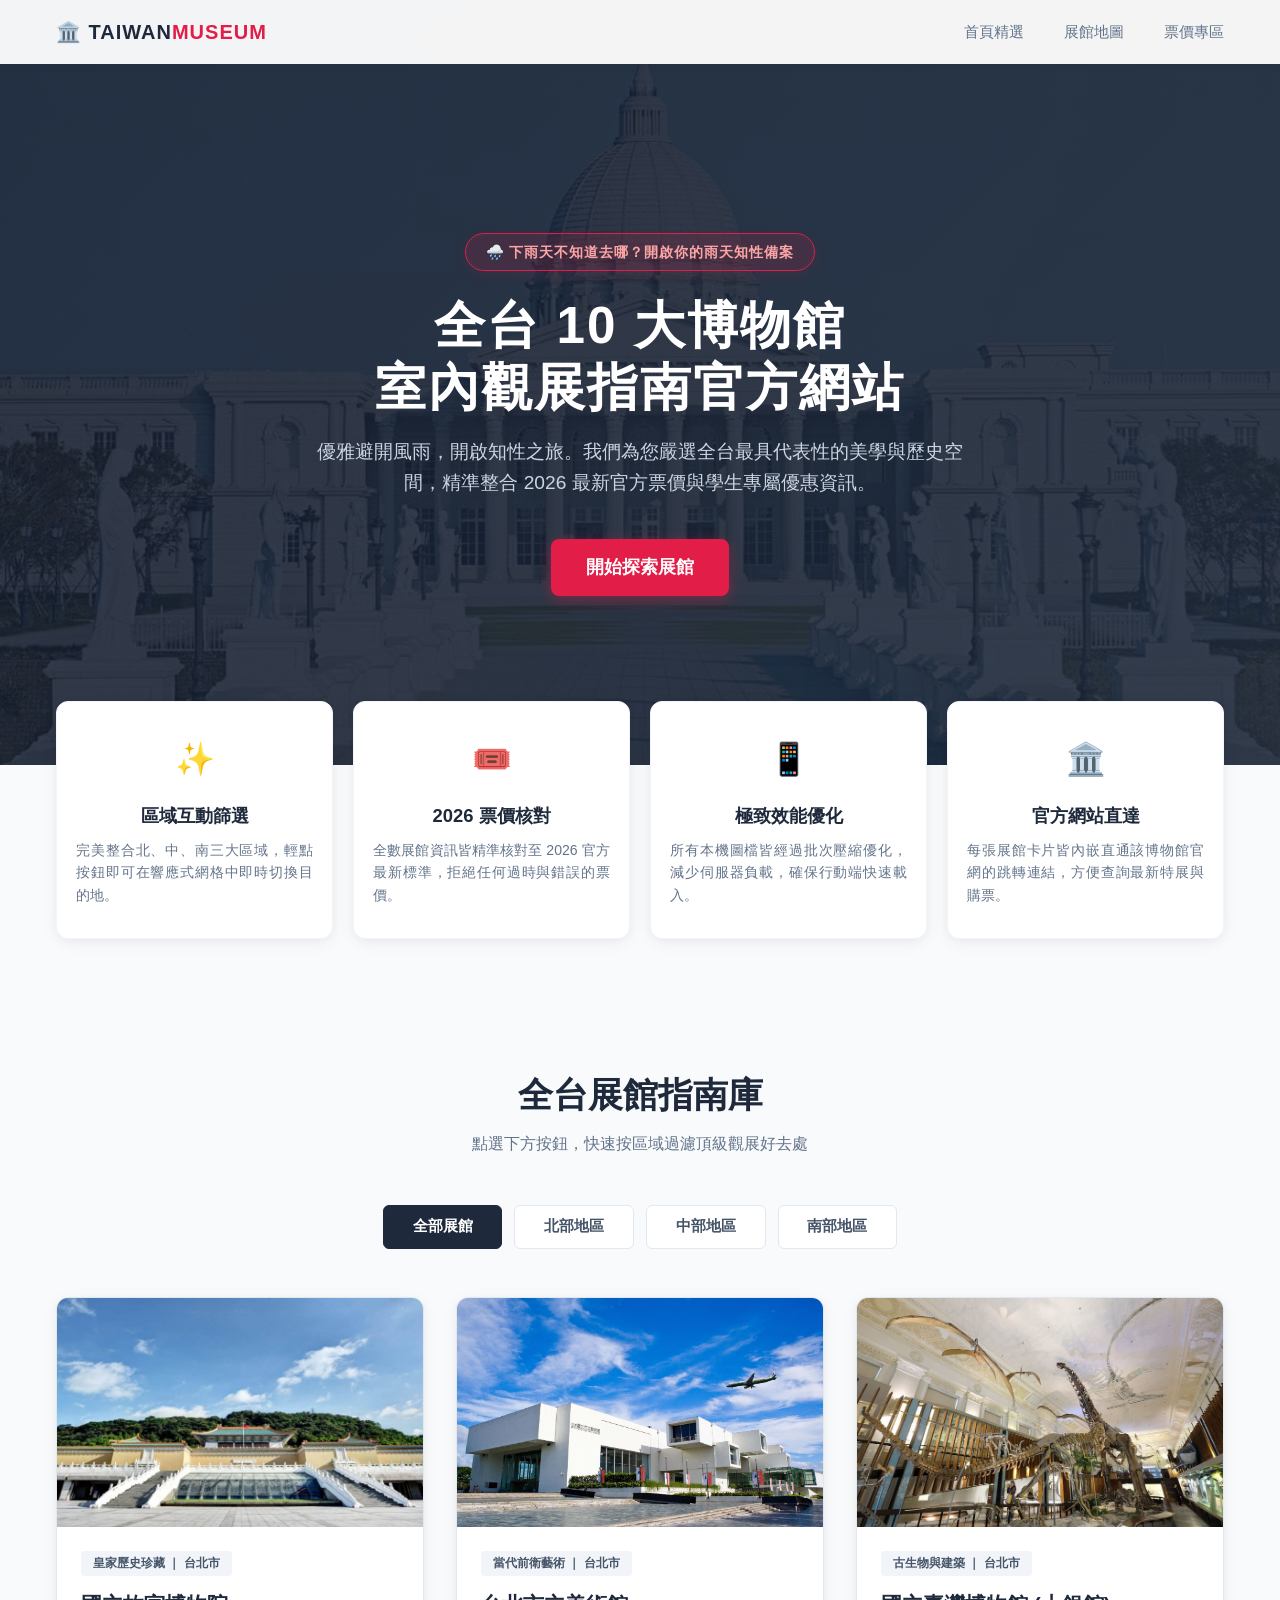
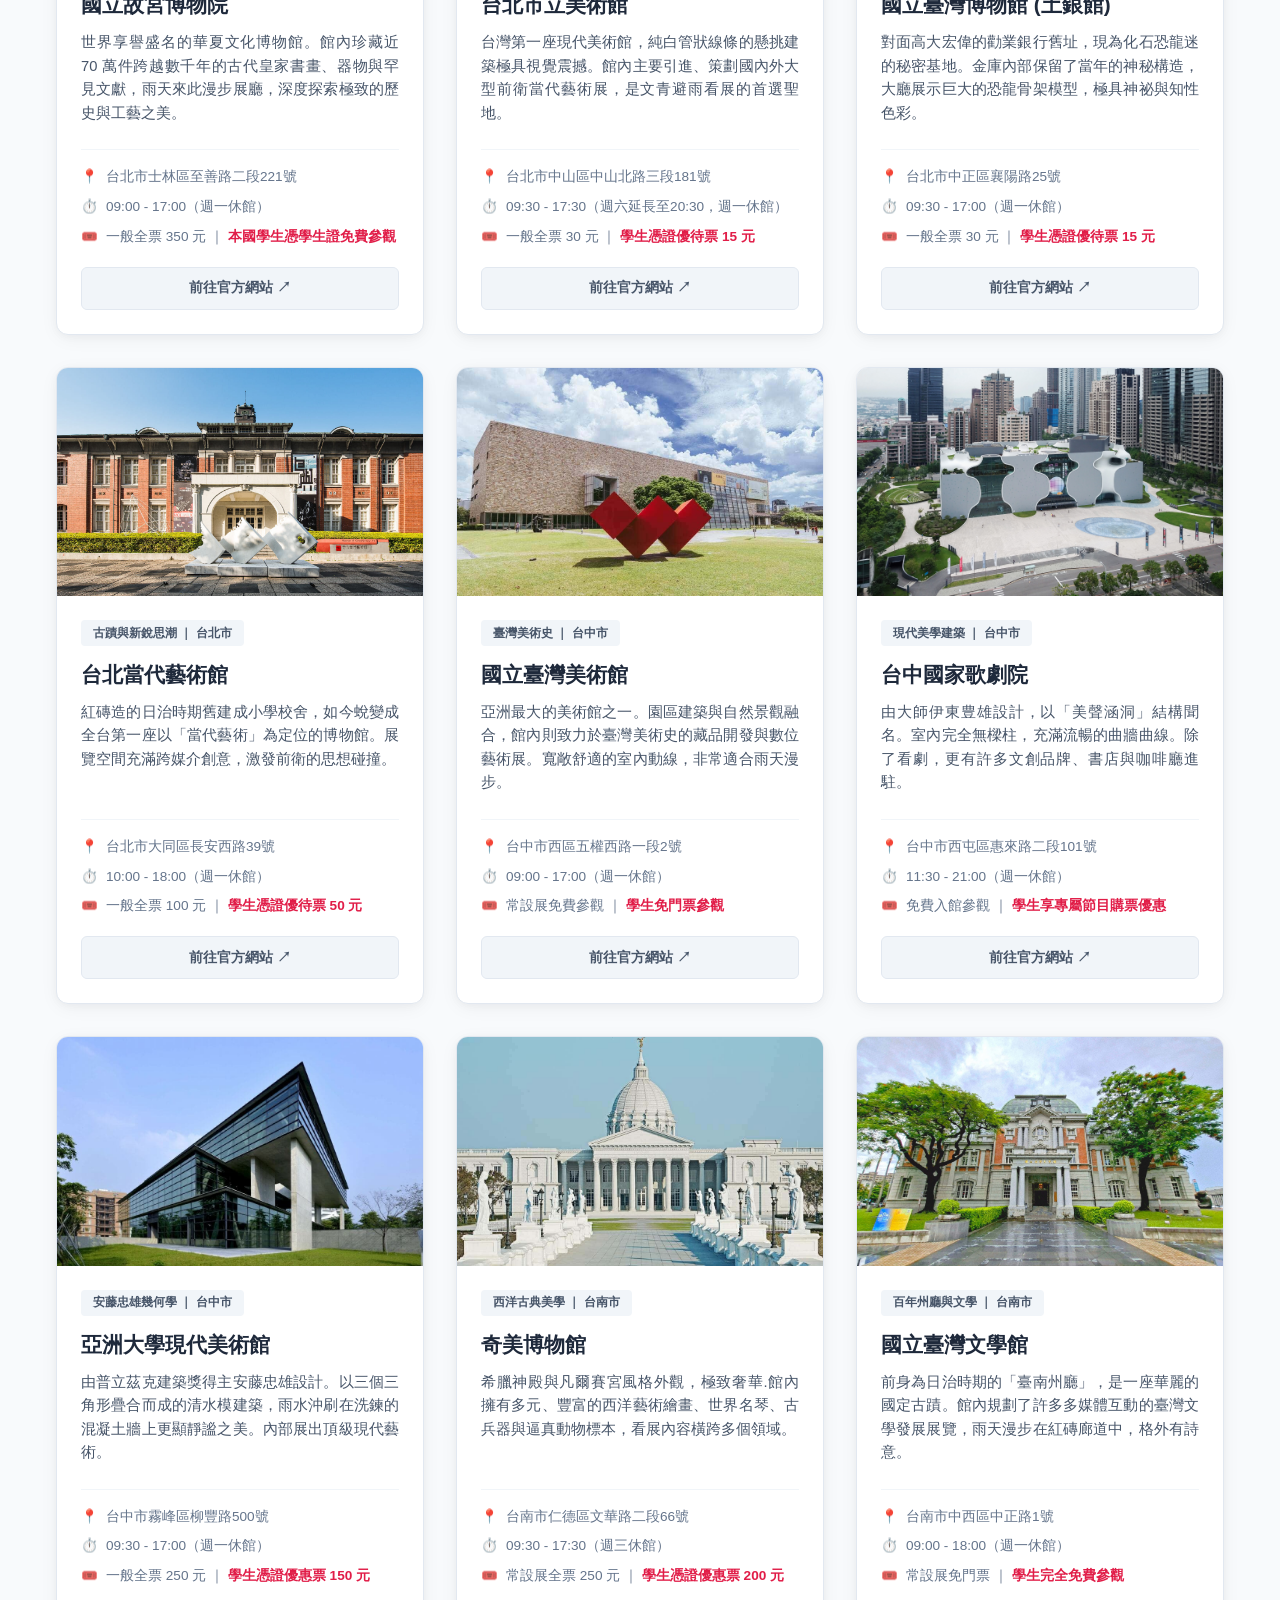
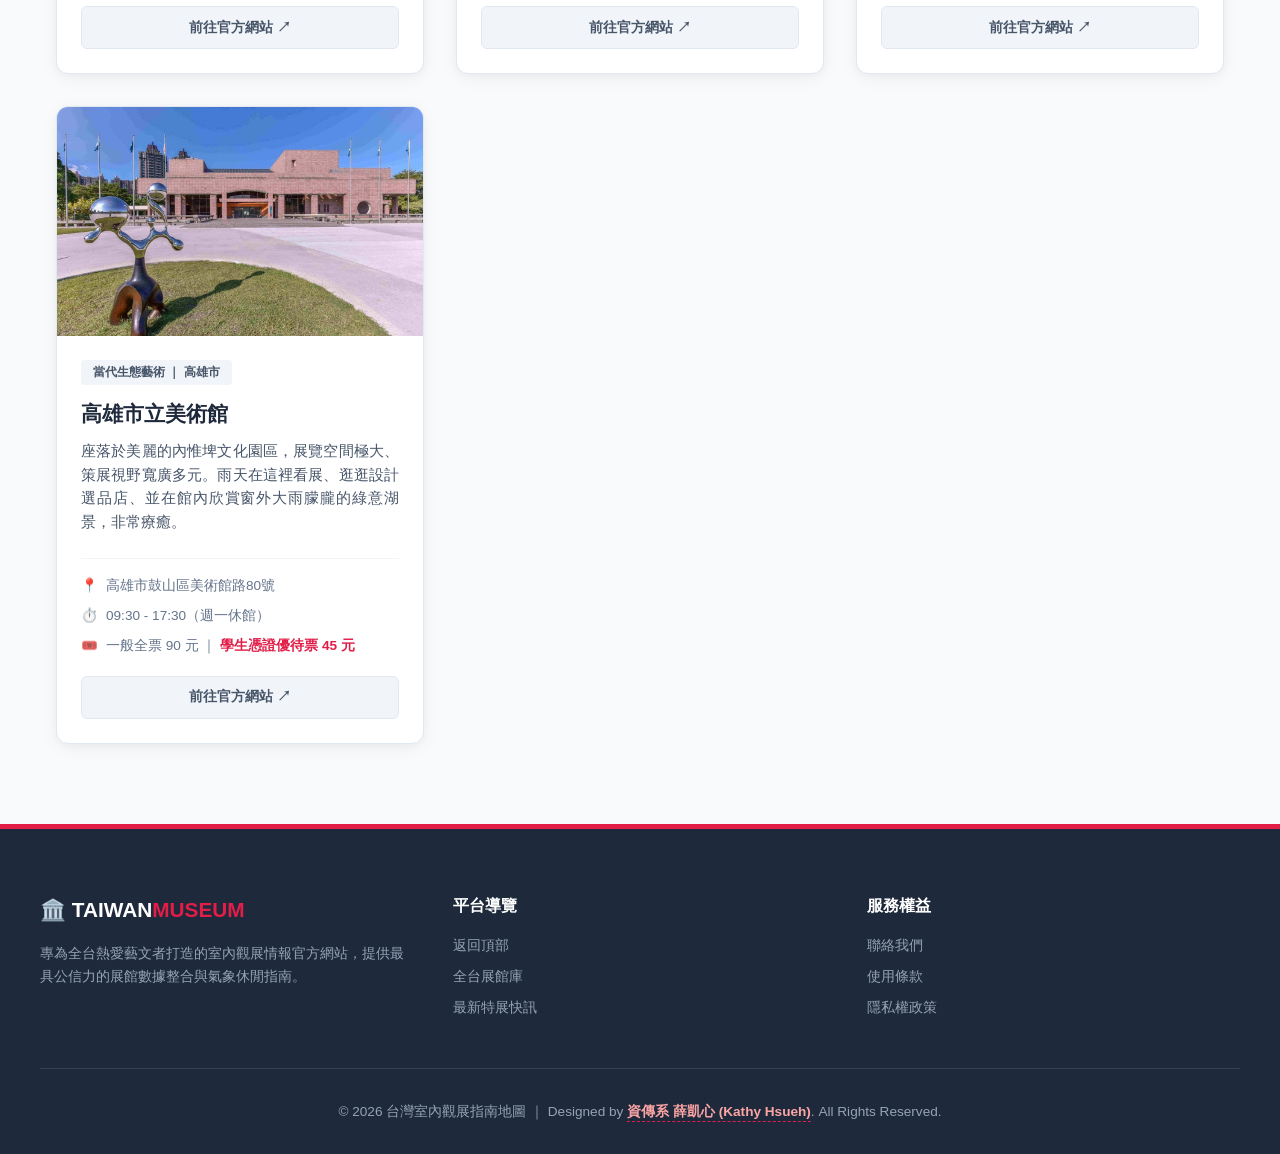
<file: rainy-day/index.html>
<!DOCTYPE html>
<html lang="zh-TW">
<head>
    <meta charset="UTF-8">
    <meta name="viewport" content="width=device-width, initial-scale=1.0">
    <title>全台觀展指南｜10大博物館室內景點庫</title>
    <style>
        /* --- 官網級視覺變數 --- */
        :root {
            --primary: #1e293b;       /* 質感深藍 */
            --accent: #e11d48;        /* 時尚美學紅 */
            --accent-hover: #be123c;
            --bg-light: #f8fafc;      /* 舒服的背景灰 */
            --card-shadow: 0 4px 20px -2px rgba(15, 23, 42, 0.06), 0 2px 10px -1px rgba(15, 23, 42, 0.04);
            --nav-bg: rgba(255, 255, 255, 0.95);
        }

        * {
            margin: 0;
            padding: 0;
            box-sizing: border-box;
            font-family: 'PingFang TC', 'Heiti TC', 'Microsoft JhengHei', sans-serif;
        }

        html {
            scroll-behavior: smooth;
        }

        body {
            background-color: var(--bg-light);
            color: #334155;
            line-height: 1.6;
        }

        /* --- 1. 頂部導覽列 (Navbar) --- */
        .navbar {
            position: fixed;
            top: 0;
            left: 0;
            width: 100%;
            background-color: var(--nav-bg);
            box-shadow: 0 1px 10px rgba(0,0,0,0.05);
            z-index: 1000;
            backdrop-filter: blur(8px);
        }

        .nav-container {
            max-width: 1200px;
            margin: 0 auto;
            padding: 1rem;
            display: flex;
            justify-content: space-between;
            align-items: center;
        }

        .nav-logo {
            font-size: 1.25rem;
            font-weight: 800;
            color: var(--primary);
            text-decoration: none;
            letter-spacing: 1px;
        }

        .nav-logo span {
            color: var(--accent);
        }

        .nav-links {
            display: flex;
            list-style: none;
            gap: 2.5rem;
        }

        .nav-links a {
            text-decoration: none;
            color: #64748b;
            font-weight: 500;
            transition: color 0.3s;
            font-size: 0.95rem;
        }

        .nav-links a:hover {
            color: var(--accent);
        }

        /* --- 2. 官網大氣首頁 Banner (Hero Section) --- */
        .hero {
            min-height: 85vh;
            background: linear-gradient(135deg, rgba(15, 23, 42, 0.85), rgba(30, 41, 59, 0.9)), 
                        url('./images/chimei.jpg') center/cover no-repeat;
            display: flex;
            flex-direction: column;
            justify-content: center;
            align-items: center;
            text-align: center;
            padding: 6rem 2rem 2rem 2rem;
            color: white;
        }

        .profile-tag {
            background: rgba(225, 29, 72, 0.15);
            border: 1px solid var(--accent);
            color: #fca5a5;
            padding: 0.4rem 1.2rem;
            border-radius: 20px;
            font-size: 0.9rem;
            font-weight: 600;
            margin-bottom: 1.5rem;
            letter-spacing: 1px;
            box-shadow: 0 4px 12px rgba(225, 29, 72, 0.1);
        }

        .hero h1 {
            font-size: 3.2rem;
            font-weight: 800;
            margin-bottom: 1.2rem;
            letter-spacing: 2px;
            line-height: 1.2;
        }

        .hero p {
            font-size: 1.2rem;
            max-width: 650px;
            color: #cbd5e1;
            margin-bottom: 2.5rem;
        }

        .hero-btn {
            background-color: var(--accent);
            color: white;
            text-decoration: none;
            padding: 0.9rem 2.2rem;
            font-size: 1.1rem;
            font-weight: 600;
            border-radius: 8px;
            box-shadow: 0 4px 14px rgba(225, 29, 72, 0.4);
            transition: all 0.3s;
        }

        .hero-btn:hover {
            background-color: var(--accent-hover);
            transform: translateY(-2px);
            box-shadow: 0 6px 20px rgba(225, 29, 72, 0.5);
        }

        /* --- 3. 特色介紹區 (Features) --- */
        .features {
            max-width: 1200px;
            margin: -4rem auto 4rem auto;
            padding: 0 1rem;
            display: grid;
            grid-template-columns: repeat(4, 1fr);
            gap: 1.25rem;
            position: relative;
            z-index: 10;
        }

        .feature-card {
            background: white;
            padding: 2rem 1.2rem;
            border-radius: 12px;
            box-shadow: var(--card-shadow);
            border: 1px solid #f1f5f9;
            text-align: center;
        }

        .feature-icon {
            font-size: 2rem;
            margin-bottom: 1rem;
            display: inline-block;
        }

        .feature-card h3 {
            font-size: 1.15rem;
            color: var(--primary);
            margin-bottom: 0.5rem;
        }

        .feature-card p {
            font-size: 0.88rem;
            color: #64748b;
            text-align: justify;
        }

        /* --- 4. 主體：互動探索區 --- */
        .main-section {
            max-width: 1200px;
            margin: 0 auto 5rem auto;
            padding: 4rem 1rem 0 1rem;
        }

        .section-header {
            text-align: center;
            margin-bottom: 3rem;
        }

        .section-header h2 {
            font-size: 2.2rem;
            color: var(--primary);
            font-weight: 800;
            margin-bottom: 0.5rem;
        }

        .section-header p {
            color: #64748b;
            font-size: 1rem;
        }

        /* 篩選按鈕列 */
        .filter-bar {
            display: flex;
            justify-content: center;
            flex-wrap: wrap;
            gap: 12px;
            margin-bottom: 3rem;
        }

        .filter-btn {
            background: white;
            border: 1px solid #e2e8f0;
            color: #475569;
            padding: 0.65rem 1.8rem;
            font-size: 0.95rem;
            font-weight: 600;
            border-radius: 6px;
            cursor: pointer;
            transition: all 0.2s;
        }

        .filter-btn:hover {
            border-color: var(--accent);
            color: var(--accent);
        }

        .filter-btn.active {
            background-color: var(--primary);
            border-color: var(--primary);
            color: white;
        }

        /* 網格與卡片設計 */
        .grid-container {
            display: grid;
            grid-template-columns: repeat(auto-fill, minmax(340px, 1fr));
            gap: 2rem;
        }

        .spot-card {
            background: white;
            border-radius: 12px;
            overflow: hidden;
            box-shadow: var(--card-shadow);
            border: 1px solid #e2e8f0;
            display: flex;
            flex-direction: column;
            transition: transform 0.3s, box-shadow 0.3s;
        }

        .spot-card:hover {
            transform: translateY(-6px);
            box-shadow: 0 12px 30px -4px rgba(15, 23, 42, 0.12);
        }

        /* 📸 修正圖片橫向放大變形的 CSS 核心 */
        .spot-img {
            width: 100%;
            aspect-ratio: 16 / 10;        /* 強制維持 16:10 完美比例 */
            background-size: cover;
            background-position: center;
            background-repeat: no-repeat;
            image-rendering: -webkit-optimize-contrast; /* 防止縮放時圖片模糊 */
        }

        .spot-content {
            padding: 1.5rem;
            display: flex;
            flex-direction: column;
            flex-grow: 1;
        }

        .spot-tag {
            align-self: flex-start;
            background-color: #f1f5f9;
            color: #475569;
            padding: 0.2rem 0.75rem;
            font-size: 0.75rem;
            font-weight: 700;
            border-radius: 4px;
            margin-bottom: 0.75rem;
        }

        .spot-title {
            font-size: 1.3rem;
            font-weight: 700;
            color: var(--primary);
            margin-bottom: 0.6rem;
        }

        .spot-desc {
            font-size: 0.92rem;
            color: #475569;
            margin-bottom: 1.5rem;
            flex-grow: 1;
            text-align: justify;
        }

        .spot-details {
            border-top: 1px solid #f1f5f9;
            padding-top: 1rem;
            font-size: 0.85rem;
            color: #64748b;
            display: flex;
            flex-direction: column;
            gap: 8px;
            margin-bottom: 1.2rem;
        }

        .spot-details div {
            display: flex;
            align-items: flex-start;
            gap: 8px;
        }

        .discount-highlight {
            color: var(--accent);
            font-weight: 600;
        }

        .link-btn {
            display: inline-flex;
            align-items: center;
            justify-content: center;
            text-decoration: none;
            background-color: #f1f5f9;
            color: #475569;
            font-size: 0.85rem;
            font-weight: 600;
            padding: 0.6rem 1rem;
            border-radius: 6px;
            transition: all 0.2s;
            border: 1px solid #e2e8f0;
            gap: 4px;
        }

        .link-btn:hover {
            background-color: var(--primary);
            border-color: var(--primary);
            color: white;
        }

        /* --- 5. 頁尾 (Footer) --- */
        footer {
            background-color: var(--primary);
            color: #94a3b8;
            padding: 4rem 2rem 2rem 2rem;
            font-size: 0.9rem;
            border-top: 5px solid var(--accent);
        }

        .footer-container {
            max-width: 1200px;
            margin: 0 auto;
            display: grid;
            grid-template-columns: repeat(auto-fit, minmax(250px, 1fr));
            gap: 2.5rem;
            margin-bottom: 3rem;
        }

        .footer-brand {
            grid-column: span 1;
        }

        .footer-brand h3 {
            color: white;
            font-size: 1.3rem;
            margin-bottom: 1rem;
        }

        .footer-brand h3 span {
            color: var(--accent);
        }

        .footer-links h4 {
            color: white;
            margin-bottom: 1rem;
            font-size: 1rem;
        }

        .footer-links ul {
            list-style: none;
            display: flex;
            flex-direction: column;
            gap: 8px;
        }

        .footer-links a {
            color: #94a3b8;
            text-decoration: none;
            transition: color 0.2s;
        }

        .footer-links a:hover {
            color: white;
        }

        /* 🔗 底部 GitHub 跳轉連結樣式 */
        .footer-bottom {
            max-width: 1200px;
            margin: 0 auto;
            padding-top: 2rem;
            border-top: 1px solid #334155;
            text-align: center;
            font-size: 0.85rem;
        }

        .github-link {
            color: #fca5a5;
            text-decoration: none;
            font-weight: 600;
            border-bottom: 1px dashed var(--accent);
            padding-bottom: 2px;
            transition: all 0.2s;
        }

        .github-link:hover {
            color: white;
            border-bottom-style: solid;
            background-color: rgba(225, 29, 72, 0.2);
            border-radius: 4px;
            padding: 2px 6px;
        }

        /* 斷點優化 */
        @media (max-width: 1024px) {
            .features { grid-template-columns: repeat(2, 1fr); margin-top: -2rem; }
        }
        @media (max-width: 768px) {
            .hero h1 { font-size: 2.2rem; }
            .nav-links { display: none; }
            .features { grid-template-columns: 1fr; }
        }
    </style>
</head>
<body>

    <!-- 🌐 1. 導覽列 -->
    <nav class="navbar">
        <div class="nav-container">
            <a href="#" class="nav-logo">🏛️ TAIWAN<span>MUSEUM</span></a>
            <ul class="nav-links">
                <li><a href="#">首頁精選</a></li>
                <li><a href="#explore">展館地圖</a></li>
                <li><a href="#explore">票價專區</a></li>
            </ul>
        </div>
    </nav>

    <!-- 🌟 2. 官網大氣首頁 Hero Section -->
    <header class="hero">
        <div class="profile-tag">🌧️ 下雨天不知道去哪？開啟你的雨天知性備案</div>
        <h1>全台 10 大博物館<br>室內觀展指南官方網站</h1>
        <p>優雅避開風雨，開啟知性之旅。我們為您嚴選全台最具代表性的美學與歷史空間，精準整合 2026 最新官方票價與學生專屬優惠資訊。</p>
        <a href="#explore" class="hero-btn">開始探索展館</a>
    </header>

    <!-- 🛠️ 3. 官網特色介紹區 (Features) -->
    <section class="features">
        <div class="feature-card">
            <span class="feature-icon">✨</span>
            <h3>區域互動篩選</h3>
            <p>完美整合北、中、南三大區域，輕點按鈕即可在響應式網格中即時切換目的地。</p>
        </div>
        <div class="feature-card">
            <span class="feature-icon">🎟️</span>
            <h3>2026 票價核對</h3>
            <p>全數展館資訊皆精準核對至 2026 官方最新標準，拒絕任何過時與錯誤的票價。</p>
        </div>
        <div class="feature-card">
            <span class="feature-icon">📱</span>
            <h3>極致效能優化</h3>
            <p>所有本機圖檔皆經過批次壓縮優化，減少伺服器負載，確保行動端快速載入。</p>
        </div>
        <div class="feature-card">
            <span class="feature-icon">🏛️</span>
            <h3>官方網站直達</h3>
            <p>每張展館卡片皆內嵌直通該博物館官網的跳轉連結，方便查詢最新特展與購票。</p>
        </div>
    </section>

    <!-- 🗺️ 4. 主體功能區：展館探索 -->
    <section id="explore" class="main-section">
        <div class="section-header">
            <h2>全台展館指南庫</h2>
            <p>點選下方按鈕，快速按區域過濾頂級觀展好去處</p>
        </div>
        
        <!-- 篩選按鈕列 -->
        <div class="filter-bar">
            <button class="filter-btn active" data-target="all">全部展館</button>
            <button class="filter-btn" data-target="north">北部地區</button>
            <button class="filter-btn" data-target="central">中部地區</button>
            <button class="filter-btn" data-target="south">南部地區</button>
        </div>

        <!-- 景點展示網格 -->
        <div class="grid-container" id="gallery">
            
            <!-- 景點 1 (北部) -->
            <div class="spot-card" data-category="north">
                <div class="spot-img" style="background-image: url('./images/npm.jpg')"></div>
                <div class="spot-content">
                    <span class="spot-tag">皇家歷史珍藏 ｜ 台北市</span>
                    <h3 class="spot-title">國立故宮博物院</h3>
                    <p class="spot-desc">世界享譽盛名的華夏文化博物館。館內珍藏近 70 萬件跨越數千年的古代皇家書畫、器物與罕見文獻，雨天來此漫步展廳，深度探索極致的歷史與工藝之美。</p>
                    <div class="spot-details">
                        <div>📍 <span>台北市士林區至善路二段221號</span></div>
                        <div>⏱️ <span>09:00 - 17:00（週一休館）</span></div>
                        <div>🎟️ <span>一般全票 350 元 ｜ <span class="discount-highlight">本國學生憑學生證免費參觀</span></span></div>
                    </div>
                    <a href="https://www.npm.gov.tw/" target="_blank" class="link-btn">前往官方網站 ↗</a>
                </div>
            </div>

            <!-- 景點 2 (北部) -->
            <div class="spot-card" data-category="north">
                <div class="spot-img" style="background-image: url('./images/tfam.jpg')"></div>
                <div class="spot-content">
                    <span class="spot-tag">當代前衛藝術 ｜ 台北市</span>
                    <h3 class="spot-title">台北市立美術館</h3>
                    <p class="spot-desc">台灣第一座現代美術館，純白管狀線條的懸挑建築極具視覺震撼。館內主要引進、策劃國內外大型前衛當代藝術展，是文青避雨看展的首選聖地。</p>
                    <div class="spot-details">
                        <div>📍 <span>台北市中山區中山北路三段181號</span></div>
                        <div>⏱️ <span>09:30 - 17:30（週六延長至20:30，週一休館）</span></div>
                        <div>🎟️ <span>一般全票 30 元 ｜ <span class="discount-highlight">學生憑證優待票 15 元</span></span></div>
                    </div>
                    <a href="https://www.tfam.museum/" target="_blank" class="link-btn">前往官方網站 ↗</a>
                </div>
            </div>

            <!-- 景點 3 (北部) -->
            <div class="spot-card" data-category="north">
                <div class="spot-img" style="background-image: url('./images/ntm.jpg')"></div>
                <div class="spot-content">
                    <span class="spot-tag">古生物與建築 ｜ 台北市</span>
                    <h3 class="spot-title">國立臺灣博物館 (土銀館)</h3>
                    <p class="spot-desc">對面高大宏偉的勸業銀行舊址，現為化石恐龍迷的秘密基地。金庫內部保留了當年的神秘構造，大廳展示巨大的恐龍骨架模型，極具神祕與知性色彩。</p>
                    <div class="spot-details">
                        <div>📍 <span>台北市中正區襄陽路25號</span></div>
                        <div>⏱️ <span>09:30 - 17:00（週一休館）</span></div>
                        <div>🎟️ <span>一般全票 30 元 ｜ <span class="discount-highlight">學生憑證優待票 15 元</span></span></div>
                    </div>
                    <a href="https://www.ntm.gov.tw/" target="_blank" class="link-btn">前往官方網站 ↗</a>
                </div>
            </div>

            <!-- 景點 4 (北部) -->
            <div class="spot-card" data-category="north">
                <div class="spot-img" style="background-image: url('./images/moca.jpg')"></div>
                <div class="spot-content">
                    <span class="spot-tag">古蹟與新銳思潮 ｜ 台北市</span>
                    <h3 class="spot-title">台北當代藝術館</h3>
                    <p class="spot-desc">紅磚造的日治時期舊建成小學校舍，如今蛻變成全台第一座以「當代藝術」為定位的博物館。展覽空間充滿跨媒介創意，激發前衛的思想碰撞。</p>
                    <div class="spot-details">
                        <div>📍 <span>台北市大同區長安西路39號</span></div>
                        <div>⏱️ <span>10:00 - 18:00（週一休館）</span></div>
                        <div>🎟️ <span>一般全票 100 元 ｜ <span class="discount-highlight">學生憑證優待票 50 元</span></span></div>
                    </div>
                    <a href="https://www.mocataipei.org.tw/" target="_blank" class="link-btn">前往官方網站 ↗</a>
                </div>
            </div>

            <!-- 景點 5 (中部) -->
            <div class="spot-card" data-category="central">
                <div class="spot-img" style="background-image: url('./images/ntmofa.jpg')"></div>
                <div class="spot-content">
                    <span class="spot-tag">臺灣美術史 ｜ 台中市</span>
                    <h3 class="spot-title">國立臺灣美術館</h3>
                    <p class="spot-desc">亞洲最大的美術館之一。園區建築與自然景觀融合，館內則致力於臺灣美術史的藏品開發與數位藝術展。寬敞舒適的室內動線，非常適合雨天漫步。</p>
                    <div class="spot-details">
                        <div>📍 <span>台中市西區五權西路一段2號</span></div>
                        <div>⏱️ <span>09:00 - 17:00（週一休館）</span></div>
                        <div>🎟️ <span>常設展免費參觀 ｜ <span class="discount-highlight">學生免門票參觀</span></span></div>
                    </div>
                    <a href="https://www.ntmofa.gov.tw/" target="_blank" class="link-btn">前往官方網站 ↗</a>
                </div>
            </div>

            <!-- 景點 6 (中部) -->
            <div class="spot-card" data-category="central">
                <div class="spot-img" style="background-image: url('./images/opera.jpg')"></div>
                <div class="spot-content">
                    <span class="spot-tag">現代美學建築 ｜ 台中市</span>
                    <h3 class="spot-title">台中國家歌劇院</h3>
                    <p class="spot-desc">由大師伊東豊雄設計，以「美聲涵洞」結構聞名。室內完全無樑柱，充滿流暢的曲牆曲線。除了看劇，更有許多文創品牌、書店與咖啡廳進駐。</p>
                    <div class="spot-details">
                        <div>📍 <span>台中市西屯區惠來路二段101號</span></div>
                        <div>⏱️ <span>11:30 - 21:00（週一休館）</span></div>
                        <div>🎟️ <span>免費入館參觀 ｜ <span class="discount-highlight">學生享專屬節目購票優惠</span></span></div>
                    </div>
                    <a href="https://www.npac-ntt.org/" target="_blank" class="link-btn">前往官方網站 ↗</a>
                </div>
            </div>

            <!-- 景點 7 (中部) -->
            <div class="spot-card" data-category="central">
                <div class="spot-img" style="background-image: url('./images/asia-museum.jpg')"></div>
                <div class="spot-content">
                    <span class="spot-tag">安藤忠雄幾何學 ｜ 台中市</span>
                    <h3 class="spot-title">亞洲大學現代美術館</h3>
                    <p class="spot-desc">由普立茲克建築獎得主安藤忠雄設計。以三個三角形疊合而成的清水模建築，雨水沖刷在洗鍊的混凝土牆上更顯靜謐之美。內部展出頂級現代藝術。</p>
                    <div class="spot-details">
                        <div>📍 <span>台中市霧峰區柳豐路500號</span></div>
                        <div>⏱️ <span>09:30 - 17:00（週一休館）</span></div>
                        <div>🎟️ <span>一般全票 250 元 ｜ <span class="discount-highlight">學生憑證優惠票 150 元</span></span></div>
                    </div>
                    <a href="https://asiamodern.asia.edu.tw/" target="_blank" class="link-btn">前往官方網站 ↗</a>
                </div>
            </div>

            <!-- 景點 8 (南部) -->
            <div class="spot-card" data-category="south">
                <div class="spot-img" style="background-image: url('./images/chimei.jpg')"></div>
                <div class="spot-content">
                    <span class="spot-tag">西洋古典美學 ｜ 台南市</span>
                    <h3 class="spot-title">奇美博物館</h3>
                    <p class="spot-desc">希臘神殿與凡爾賽宮風格外觀，極致奢華.館內擁有多元、豐富的西洋藝術繪畫、世界名琴、古兵器與逼真動物標本，看展內容橫跨多個領域。</p>
                    <div class="spot-details">
                        <div>📍 <span>台南市仁德區文華路二段66號</span></div>
                        <div>⏱️ <span>09:30 - 17:30（週三休館）</span></div>
                        <div>🎟️ <span>常設展全票 250 元 ｜ <span class="discount-highlight">學生憑證優惠票 200 元</span></span></div>
                    </div>
                    <a href="https://www.chimeimuseum.org/" target="_blank" class="link-btn">前往官方網站 ↗</a>
                </div>
            </div>

            <!-- 景點 9 (南部) -->
            <div class="spot-card" data-category="south">
                <div class="spot-img" style="background-image: url('./images/nmtl.jpg')"></div>
                <div class="spot-content">
                    <span class="spot-tag">百年州廳與文學 ｜ 台南市</span>
                    <h3 class="spot-title">國立臺灣文學館</h3>
                    <p class="spot-desc">前身為日治時期的「臺南州廳」，是一座華麗的國定古蹟。館內規劃了許多多媒體互動的臺灣文學發展展覽，雨天漫步在紅磚廊道中，格外有詩意。</p>
                    <div class="spot-details">
                        <div>📍 <span>台南市中西區中正路1號</span></div>
                        <div>⏱️ <span>09:00 - 18:00（週一休館）</span></div>
                        <div>🎟️ <span>常設展免門票 ｜ <span class="discount-highlight">學生完全免費參觀</span></span></div>
                    </div>
                    <a href="https://www.nmtl.gov.tw/" target="_blank" class="link-btn">前往官方網站 ↗</a>
                </div>
            </div>

            <!-- 景點 10 (南部) -->
            <div class="spot-card" data-category="south">
                <div class="spot-img" style="background-image: url('./images/kmfa.jpg')"></div>
                <div class="spot-content">
                    <span class="spot-tag">當代生態藝術 ｜ 高雄市</span>
                    <h3 class="spot-title">高雄市立美術館</h3>
                    <p class="spot-desc">座落於美麗的內惟埤文化園區，展覽空間極大、策展視野寬廣多元。雨天在這裡看展、逛逛設計選品店、並在館內欣賞窗外大雨朦朧的綠意湖景，非常療癒。</p>
                    <div class="spot-details">
                        <div>📍 <span>高雄市鼓山區美術館路80號</span></div>
                        <div>⏱️ <span>09:30 - 17:30（週一休館）</span></div>
                        <div>🎟️ <span>一般全票 90 元 ｜ <span class="discount-highlight">學生憑證優待票 45 元</span></span></div>
                    </div>
                    <a href="https://www.kmfa.gov.tw/" target="_blank" class="link-btn">前往官方網站 ↗</a>
                </div>
            </div>

        </div>
    </section>

    <!-- 🌐 5. 頁尾 (Footer) -->
    <footer>
        <div class="footer-container">
            <div class="footer-brand">
                <h3>🏛️ TAIWAN<span>MUSEUM</span></h3>
                <p>專為全台熱愛藝文者打造的室內觀展情報官方網站，提供最具公信力的展館數據整合與氣象休閒指南。</p>
            </div>
            <div class="footer-links">
                <h4>平台導覽</h4>
                <ul>
                    <li><a href="#">返回頂部</a></li>
                    <li><a href="#explore">全台展館庫</a></li>
                    <li><a href="#">最新特展快訊</a></li>
                </ul>
            </div>
            <div class="footer-links">
                <h4>服務權益</h4>
                <ul>
                    <li><a href="#">聯絡我們</a></li>
                    <li><a href="#">使用條款</a></li>
                    <li><a href="#">隱私權政策</a></li>
                </ul>
            </div>
        </div>
        <!-- ✅ 這裡完美結合了資傳系與正確的 GitHub 連結！ -->
        <div class="footer-bottom">
            <p>&copy; 2026 台灣室內觀展指南地圖 ｜ Designed by <a href="https://kathyhsueh.github.io/" target="_blank" class="github-link">資傳系 薛凱心 (Kathy Hsueh)</a>. All Rights Reserved.</p>
        </div>
    </footer>

    <!-- JavaScript 核心篩選邏輯 -->
    <script>
        document.addEventListener('DOMContentLoaded', () => {
            const buttons = document.querySelectorAll('.filter-btn');
            const cards = document.querySelectorAll('.spot-card');

            buttons.forEach(button => {
                button.addEventListener('click', () => {
                    buttons.forEach(btn => btn.classList.remove('active'));
                    button.classList.add('active');

                    const target = button.getAttribute('data-target');

                    cards.forEach(card => {
                        const category = card.getAttribute('data-category');
                        
                        if (target === 'all' || target === category) {
                            card.style.display = 'flex';
                        } else {
                            card.style.display = 'none';
                        }
                    });
                });
            });
        });
    </script>
</body>
</html>
</file>
